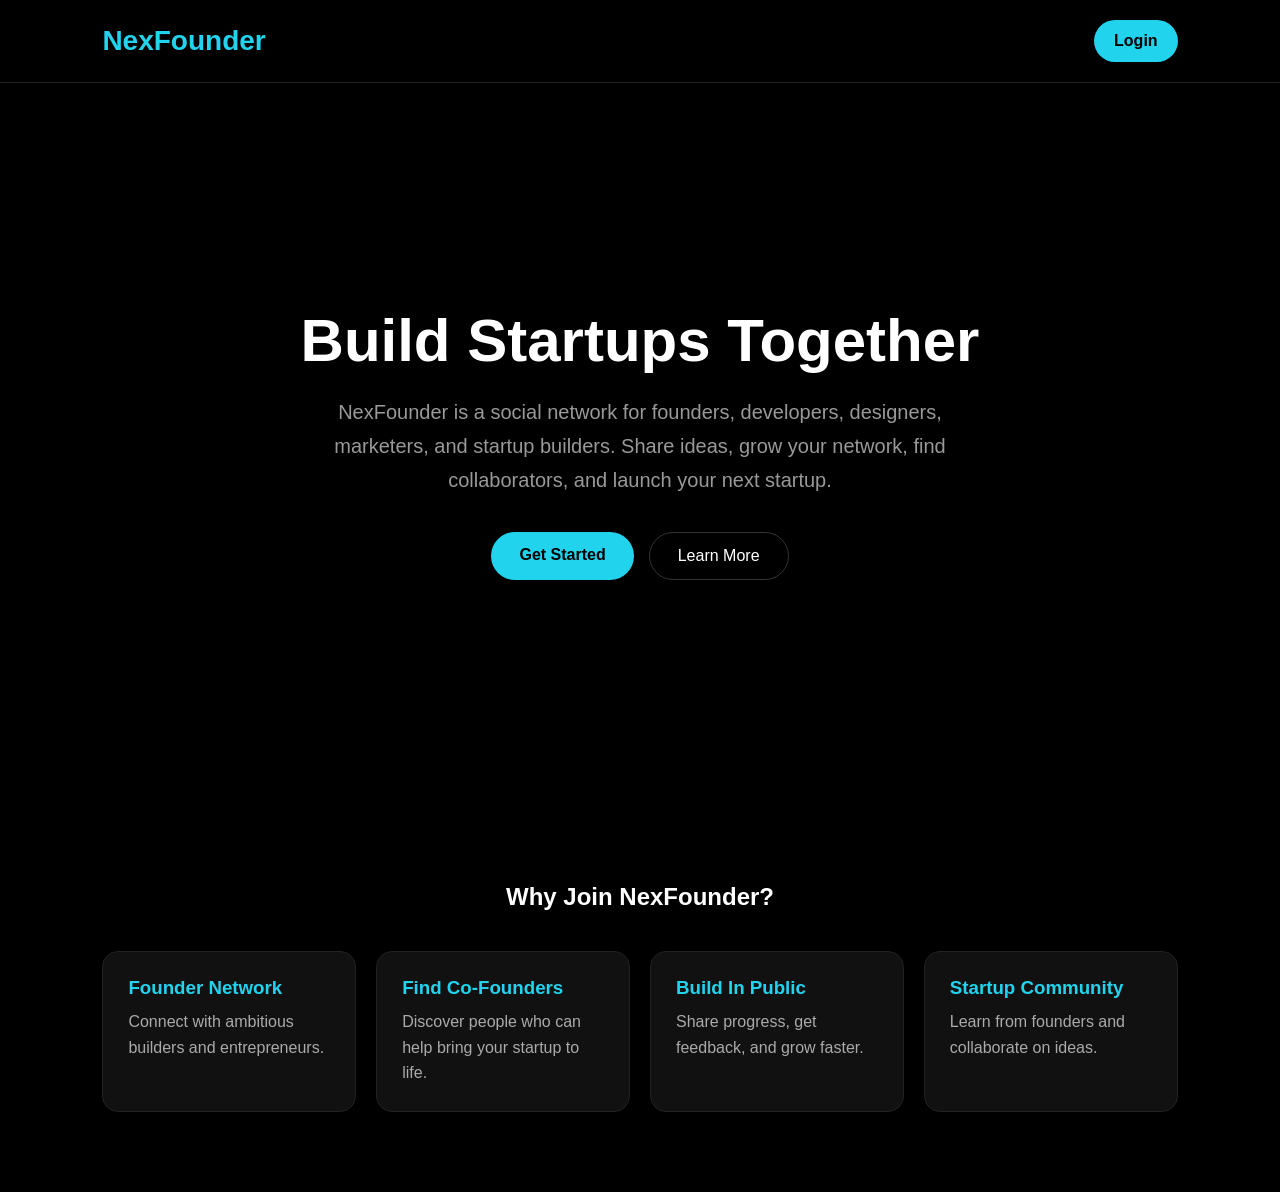
<file: index.html>
<!DOCTYPE html>
<html lang="en">
<head>
<meta charset="UTF-8">
<meta name="viewport" content="width=device-width, initial-scale=1.0">

<title>NexFounder - Founder Social Network</title>

<meta name="description" content="Connect with founders, developers, marketers, and startup builders. Share ideas, find collaborators, and build startups together on NexFounder.">

<style>
*{
  margin:0;
  padding:0;
  box-sizing:border-box;
  font-family:Arial,sans-serif;
}

body{
  background:#000;
  color:white;
}

header{
  display:flex;
  justify-content:space-between;
  align-items:center;
  padding:20px 8%;
  border-bottom:1px solid #222;
}

.logo{
  font-size:28px;
  font-weight:bold;
  color:#22d3ee;
}

.nav-btn{
  text-decoration:none;
  color:black;
  background:#22d3ee;
  padding:12px 20px;
  border-radius:999px;
  font-weight:bold;
}

.hero{
  min-height:80vh;
  display:flex;
  flex-direction:column;
  justify-content:center;
  align-items:center;
  text-align:center;
  padding:40px 20px;
}

.hero h1{
  font-size:60px;
  margin-bottom:20px;
}

.hero p{
  max-width:700px;
  color:#999;
  font-size:20px;
  line-height:1.7;
}

.hero-buttons{
  margin-top:35px;
  display:flex;
  gap:15px;
  flex-wrap:wrap;
}

.primary-btn{
  text-decoration:none;
  background:#22d3ee;
  color:black;
  padding:14px 28px;
  border-radius:999px;
  font-weight:bold;
}

.secondary-btn{
  text-decoration:none;
  border:1px solid #333;
  color:white;
  padding:14px 28px;
  border-radius:999px;
}

.features{
  padding:80px 8%;
}

.features h2{
  text-align:center;
  margin-bottom:40px;
}

.grid{
  display:grid;
  grid-template-columns:repeat(auto-fit,minmax(250px,1fr));
  gap:20px;
}

.card{
  background:#111;
  border:1px solid #222;
  padding:25px;
  border-radius:16px;
}

.card h3{
  margin-bottom:10px;
  color:#22d3ee;
}

.card p{
  color:#aaa;
  line-height:1.6;
}
</style>
</head>
<body>

<header>
  <div class="logo">NexFounder</div>
  <a href="auth.html" class="nav-btn">Login</a>
</header>

<section class="hero">
  <h1>Build Startups Together</h1>

  <p>
    NexFounder is a social network for founders, developers,
    designers, marketers, and startup builders.
    Share ideas, grow your network, find collaborators,
    and launch your next startup.
  </p>

  <div class="hero-buttons">
    <a href="auth.html" class="primary-btn">Get Started</a>
    <a href="#features" class="secondary-btn">Learn More</a>
  </div>
</section>

<section class="features" id="features">
  <h2>Why Join NexFounder?</h2>

  <div class="grid">

    <div class="card">
      <h3>Founder Network</h3>
      <p>Connect with ambitious builders and entrepreneurs.</p>
    </div>

    <div class="card">
      <h3>Find Co-Founders</h3>
      <p>Discover people who can help bring your startup to life.</p>
    </div>

    <div class="card">
      <h3>Build In Public</h3>
      <p>Share progress, get feedback, and grow faster.</p>
    </div>

    <div class="card">
      <h3>Startup Community</h3>
      <p>Learn from founders and collaborate on ideas.</p>
    </div>

  </div>
</section>

</body>
</html>
</file>
